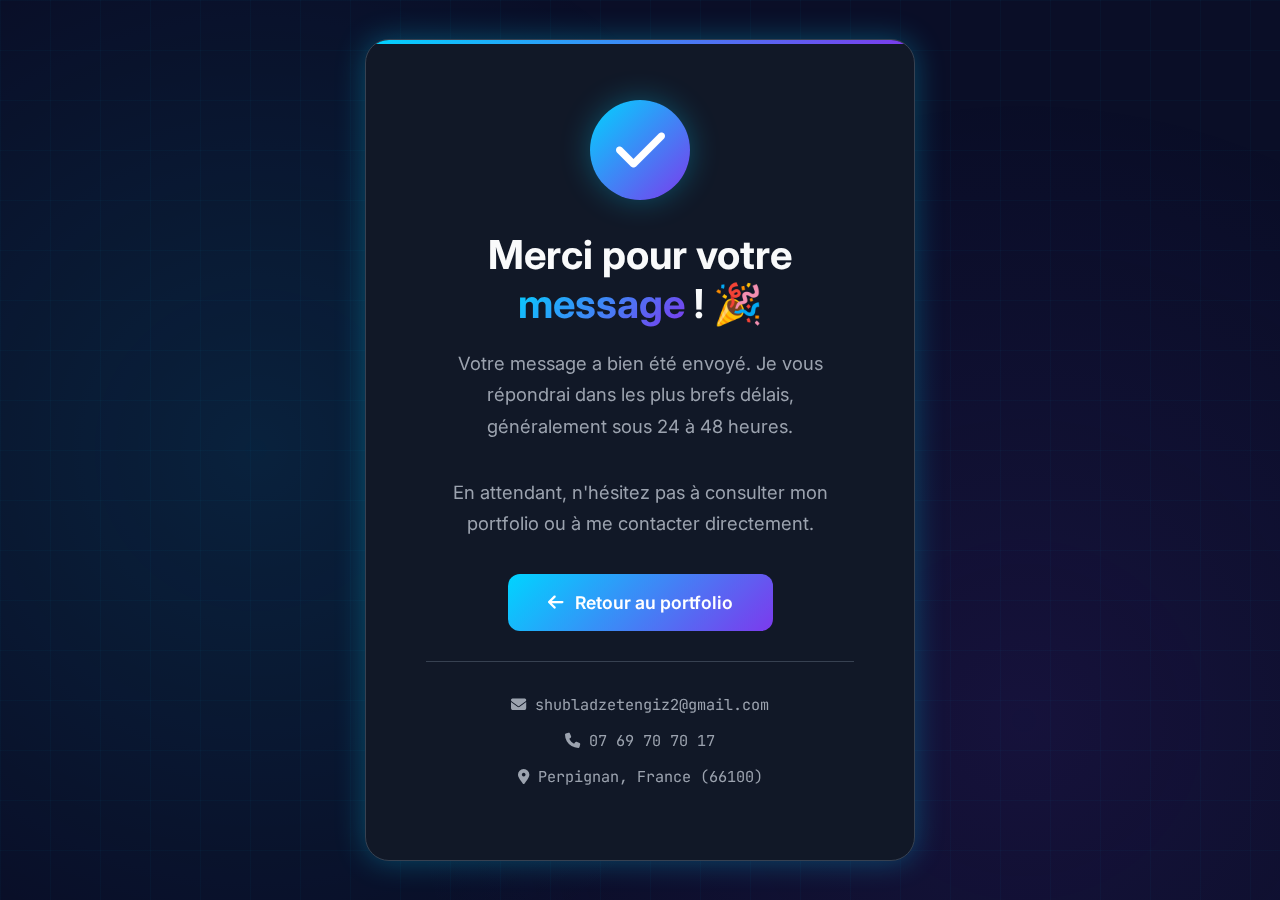
<file: merci.html>
<!DOCTYPE html>
<html lang="fr">
<head>
    <meta charset="UTF-8">
    <meta name="viewport" content="width=device-width, initial-scale=1.0">
    <title>Merci ! - Tengiz Shubladze</title>
    <link rel="stylesheet" href="https://cdnjs.cloudflare.com/ajax/libs/font-awesome/6.4.0/css/all.min.css">
    <link href="https://fonts.googleapis.com/css2?family=Inter:wght@300;400;500;600;700&family=JetBrains+Mono:wght@400;500&display=swap" rel="stylesheet">
    <style>
        :root {
            --primary: #00d4ff;
            --primary-dark: #0099cc;
            --secondary: #7c3aed;
            --accent: #10b981;
            --bg-dark: #0a0e27;
            --bg-card: #111827;
            --bg-elevated: #1f2937;
            --text-primary: #f9fafb;
            --text-secondary: #9ca3af;
            --border: #374151;
            --gradient-1: linear-gradient(135deg, #00d4ff 0%, #7c3aed 100%);
            --glow: 0 0 30px rgba(0, 212, 255, 0.3);
        }

        * { margin: 0; padding: 0; box-sizing: border-box; }
        
        body {
            font-family: 'Inter', sans-serif;
            background: var(--bg-dark);
            color: var(--text-primary);
            min-height: 100vh;
            display: flex;
            align-items: center;
            justify-content: center;
            padding: 20px;
            position: relative;
            overflow: hidden;
        }

        /* Background Animation */
        .bg-animation {
            position: fixed;
            top: 0; left: 0;
            width: 100%; height: 100%;
            z-index: -1;
            background: 
                radial-gradient(circle at 20% 50%, rgba(0, 212, 255, 0.1) 0%, transparent 50%),
                radial-gradient(circle at 80% 80%, rgba(124, 58, 237, 0.1) 0%, transparent 50%);
        }

        .grid-overlay {
            position: fixed;
            top: 0; left: 0;
            width: 100%; height: 100%;
            background-image: 
                linear-gradient(rgba(0, 212, 255, 0.03) 1px, transparent 1px),
                linear-gradient(90deg, rgba(0, 212, 255, 0.03) 1px, transparent 1px);
            background-size: 50px 50px;
            z-index: -1;
            pointer-events: none;
        }

        .thank-you-card {
            background: var(--bg-card);
            border: 1px solid var(--border);
            border-radius: 24px;
            padding: clamp(30px, 6vw, 60px);
            max-width: 550px;
            width: 100%;
            text-align: center;
            box-shadow: var(--glow);
            animation: slideUp 0.6s ease-out;
            position: relative;
            overflow: hidden;
        }

        .thank-you-card::before {
            content: '';
            position: absolute;
            top: 0; left: 0;
            width: 100%; height: 4px;
            background: var(--gradient-1);
        }

        @keyframes slideUp {
            from { opacity: 0; transform: translateY(40px); }
            to { opacity: 1; transform: translateY(0); }
        }

        .check-icon {
            width: clamp(80px, 15vw, 100px);
            height: clamp(80px, 15vw, 100px);
            background: var(--gradient-1);
            border-radius: 50%;
            display: flex;
            align-items: center;
            justify-content: center;
            margin: 0 auto 30px;
            animation: popIn 0.5s ease-out 0.2s both;
            box-shadow: var(--glow);
        }

        @keyframes popIn {
            0% { transform: scale(0); }
            60% { transform: scale(1.2); }
            100% { transform: scale(1); }
        }

        .check-icon i {
            font-size: clamp(2.5rem, 5vw, 3.5rem);
            color: white;
        }

        h1 {
            font-size: clamp(1.8rem, 4vw, 2.5rem);
            margin-bottom: 20px;
            font-weight: 700;
        }

        h1 .highlight {
            background: var(--gradient-1);
            -webkit-background-clip: text;
            -webkit-text-fill-color: transparent;
        }

        p {
            font-size: clamp(1rem, 2.4vw, 1.15rem);
            color: var(--text-secondary);
            line-height: 1.7;
            margin-bottom: 35px;
        }

        .btn {
            display: inline-flex;
            align-items: center;
            gap: 12px;
            padding: clamp(14px, 2.5vw, 18px) clamp(28px, 5vw, 40px);
            background: var(--gradient-1);
            color: white;
            text-decoration: none;
            border-radius: 12px;
            font-weight: 600;
            font-size: clamp(1rem, 2.4vw, 1.1rem);
            transition: 0.3s;
            border: none;
            cursor: pointer;
        }

        .btn:hover {
            transform: translateY(-3px);
            box-shadow: 0 15px 40px rgba(0, 212, 255, 0.4);
        }

        .mono {
            font-family: 'JetBrains Mono', monospace;
        }

        .contact-info {
            margin-top: 30px;
            padding-top: 30px;
            border-top: 1px solid var(--border);
        }

        .contact-info p {
            margin-bottom: 10px;
            font-size: 0.95rem;
        }

        .contact-info a {
            color: var(--primary);
            text-decoration: none;
            transition: 0.3s;
        }

        .contact-info a:hover {
            text-decoration: underline;
        }

        @media (max-width: 480px) {
            .thank-you-card {
                padding: 30px 20px;
            }
        }
    </style>
</head>
<body>
    <div class="bg-animation"></div>
    <div class="grid-overlay"></div>

    <div class="thank-you-card">
        <div class="check-icon">
            <i class="fas fa-check"></i>
        </div>
        <h1>Merci pour votre <span class="highlight">message</span> ! 🎉</h1>
        <p>Votre message a bien été envoyé. Je vous répondrai dans les plus brefs délais, généralement sous 24 à 48 heures.</p>
        <p>En attendant, n'hésitez pas à consulter mon portfolio ou à me contacter directement.</p>
        
        <a href="index.html" class="btn">
            <i class="fas fa-arrow-left"></i> Retour au portfolio
        </a>

        <div class="contact-info">
            <p class="mono"><i class="fas fa-envelope"></i> shubladzetengiz2@gmail.com</p>
            <p class="mono"><i class="fas fa-phone"></i> 07 69 70 70 17</p>
            <p class="mono"><i class="fas fa-map-marker-alt"></i> Perpignan, France (66100)</p>
        </div>
    </div>

    <script>
        // Animation supplémentaire
        document.addEventListener('DOMContentLoaded', function() {
            const card = document.querySelector('.thank-you-card');
            card.style.opacity = '0';
            card.style.transform = 'translateY(40px)';
            
            setTimeout(() => {
                card.style.transition = 'opacity 0.6s ease, transform 0.6s ease';
                card.style.opacity = '1';
                card.style.transform = 'translateY(0)';
            }, 100);
        });
    </script>
</body>
</html>
</file>
